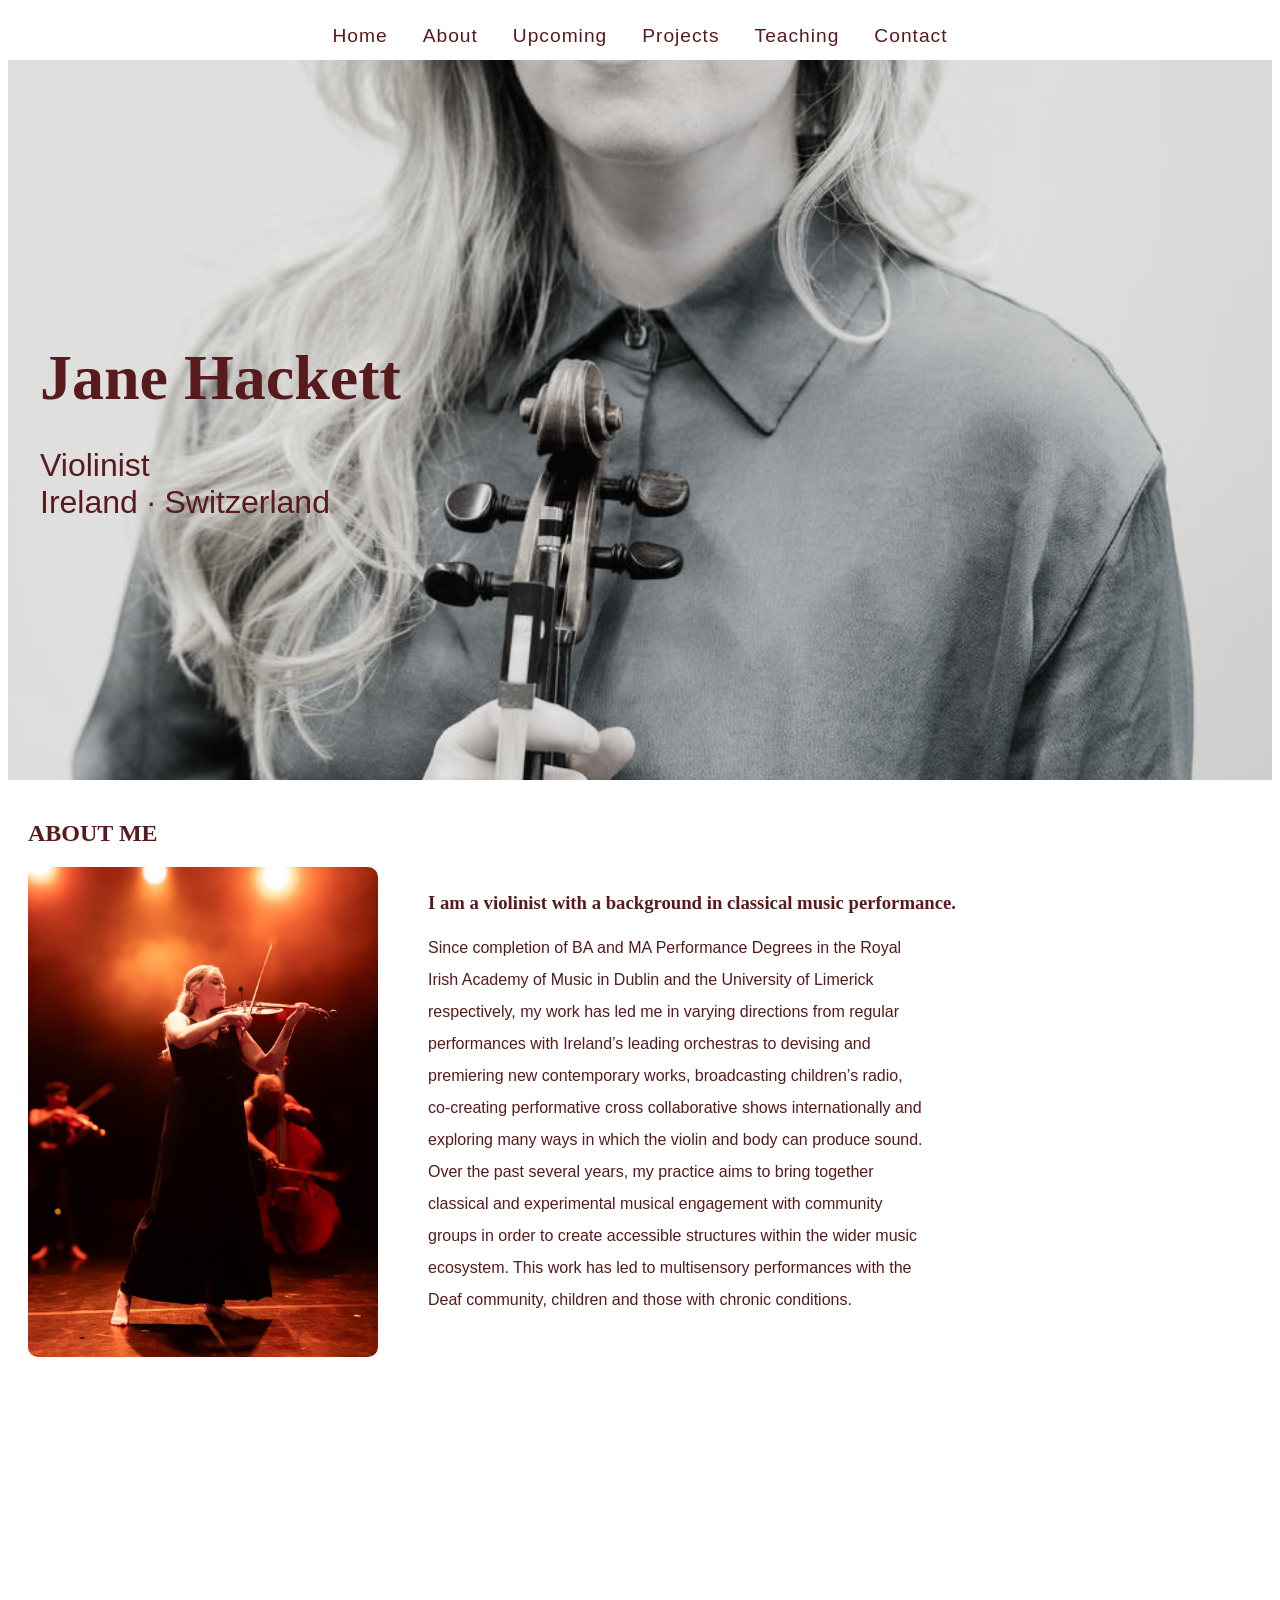
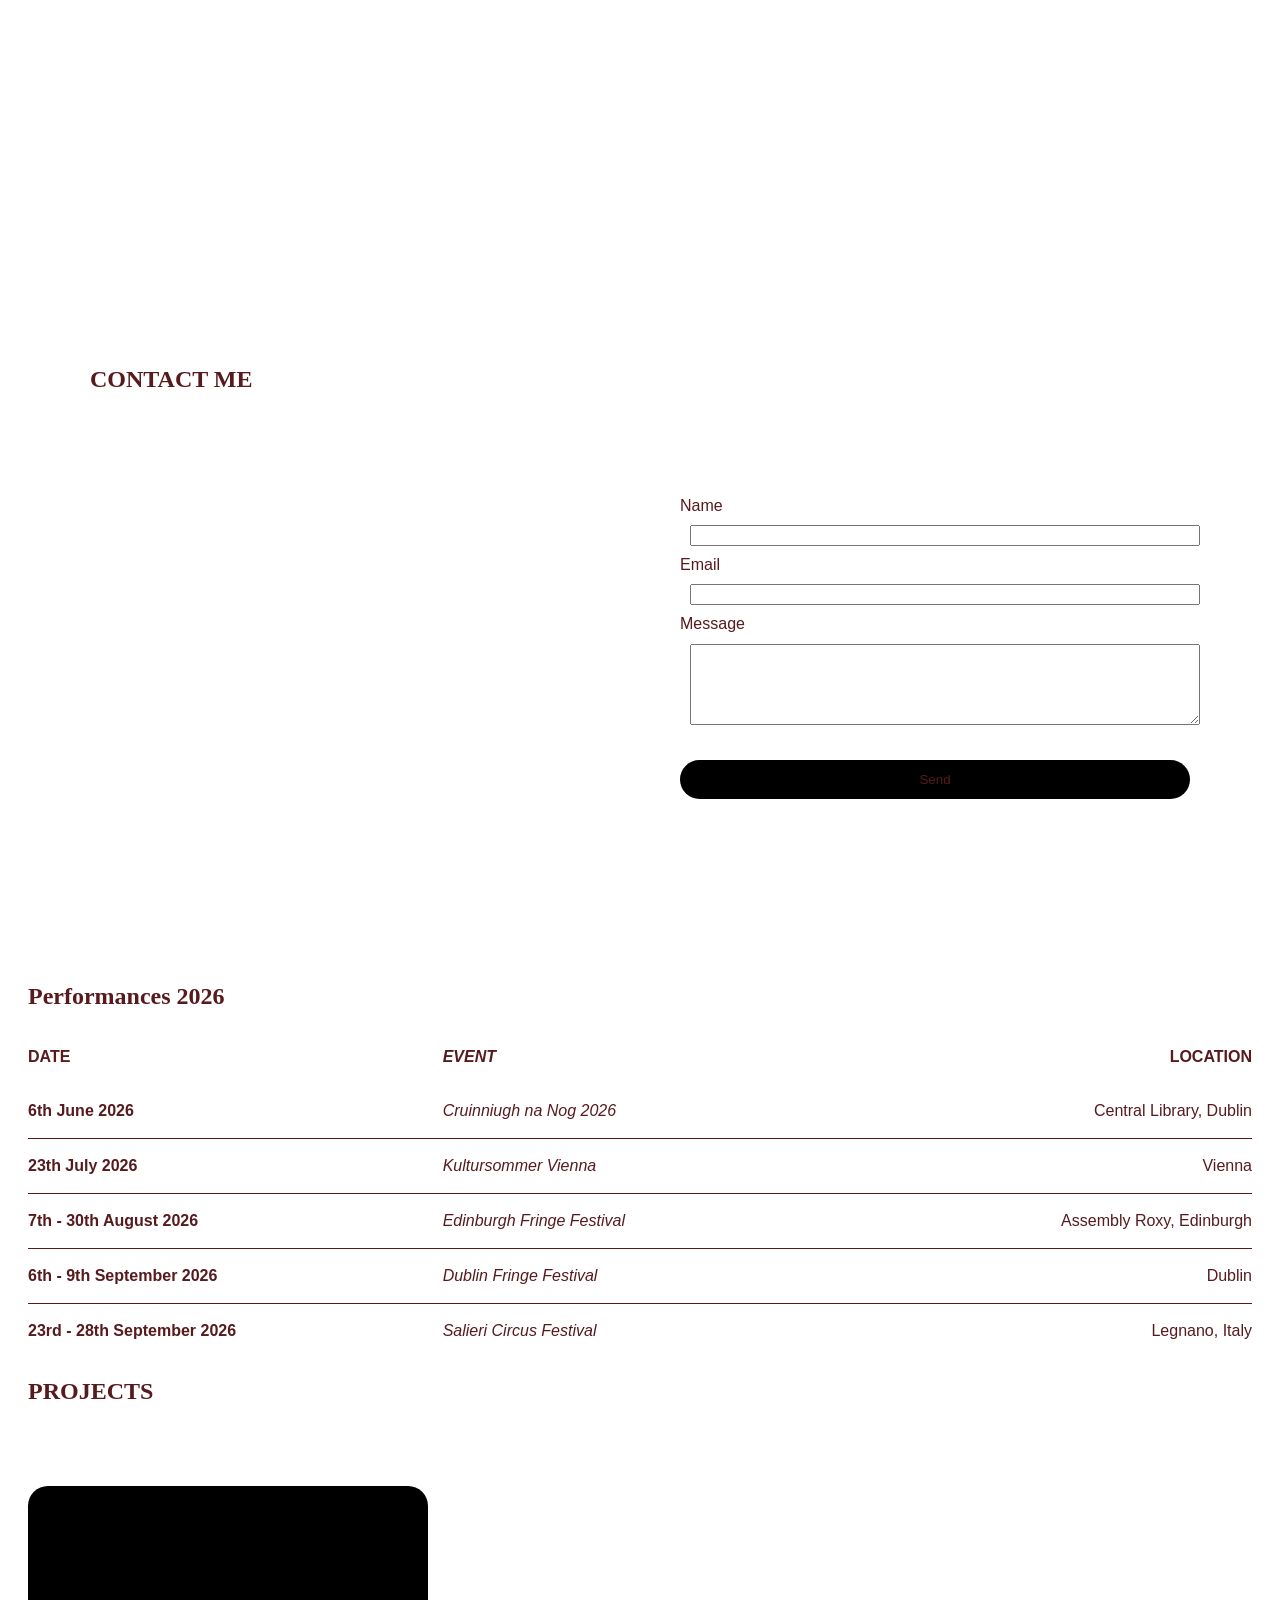
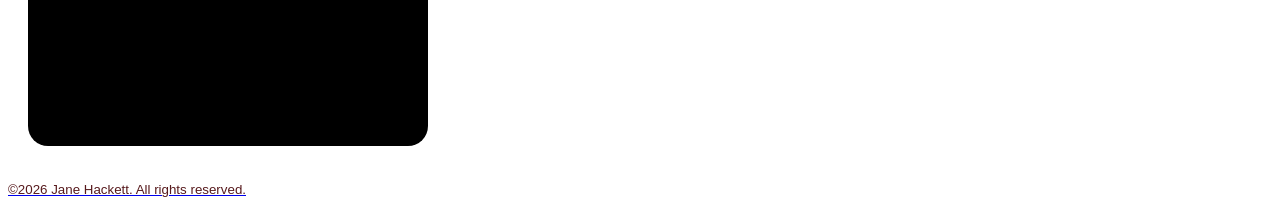
<file: index.html>
<!DOCTYPE html>
<html lang="en">

<head>
    <meta charset="UTF-8">
    <meta name="viewport" content="width=device-width, initial-scale=1.0">
    <title>Jane Hackett, Violinist</title>
    <link rel="stylesheet" href="style.css">
</head>

<body>
    <!--header-->
    <header>
        <section id="home" class="hero">
            <div class="hero-content">
                <nav id="menu">
                    <a href="index.html">Home</a>
                    <a href="about.html">About</a>
                    <a href="performances.html">Upcoming</a>
                    <a href="projects.html">Projects</a>
                    <a href="teaching.html">Teaching</a>
                    <a href="contact-section.html">Contact</a>
                </nav>
                <div>
                    <h1>Jane Hackett</h1>
                    <p>Violinist <br>
                        Ireland &middot; Switzerland</p>
                </div>
            </div>
        </section>
    </header>

    <main>
        <!--About section-->
        <!-- About section -->
        <section id="about">

            <h2>ABOUT ME</h2>

            <div class="about-content">

                <div class="about-top">

                    <img src="photos/Freestyle_Edfringe_4.JPG" class="headshot reveal-left" alt="Jane Edfringe"
                        fetchpriority="high">

                    <div class="about-text">

                        <h3>I am a violinist with a background in classical music performance.</h3>

                        <p>
                            Since completion of BA and MA Performance Degrees in the Royal Irish Academy
                            of Music in Dublin and the University of Limerick respectively, my work has
                            led me in varying directions from regular performances with Ireland’s leading
                            orchestras to devising and premiering new contemporary works, broadcasting
                            children’s radio, co-creating performative cross collaborative shows
                            internationally and exploring many ways in which the violin and body can
                            produce sound.

                            Over the past several years, my practice aims to bring together classical
                            and experimental musical engagement with community groups in order to create
                            accessible structures within the wider music ecosystem. This work has led to
                            multisensory performances with the Deaf community, children and those with
                            chronic conditions.
                        </p>

                    </div>

                </div>

                <div class="about-video">

                    <iframe width="560" height="315" src="https://www.youtube.com/embed/KhhPTrQ1i-Q?autoplay=1&mute=1"
                        title="Jane Hackett - John Buckley" frameborder="0"
                        allow="accelerometer; autoplay; clipboard-write; encrypted-media; gyroscope; picture-in-picture; web-share"
                        referrerpolicy="strict-origin-when-cross-origin" allowfullscreen>
                    </iframe>

                </div>

            </div>

        </section>
        <!--Contact section-->
        <section id="contact-section">
            <h2>CONTACT ME</h2>
            <div class="photo-content">
                <div class="photo-area">
                    <img src="photos/Photo_Sanda.webp" class="headshot reveal-left" alt="Jane headshot">
                </div>

                <div class="form-area">

                    <form action="https://formsubmit.co/janehackett20@gmail.com" method="POST">

                        <label for="name">Name</label>
                        <input type="text" id="name" name="name" required>

                        <label for="email">Email</label>
                        <input type="email" id="email" name="email" required>

                        <label for="message">Message</label>
                        <textarea id="message" name="message" rows="5" required></textarea>

                        <button type="submit">Send</button>

                    </form>
                </div>
            </div>

        </section>
        <!--Performances section-->
        <section id="performances">

            <h2>Performances 2026</h2>

            <div class="event-title">
                <span class="date">DATE</span>
                <span class="title">EVENT</span>
                <span class="venue">LOCATION</span>
            </div>

            <div class="event">
                <span class="date">6th June 2026</span>
                <span class="title">Cruinniugh na Nog 2026</span>
                <span class="venue">Central Library, Dublin</span>
            </div>

            <div class="event">
                <span class="date">23th July 2026</span>
                <span class="title">Kultursommer Vienna</span>
                <span class="venue">Vienna</span>
            </div>

            <div class="event">
                <span class="date">7th - 30th August 2026</span>
                <span class="title">Edinburgh Fringe Festival</span>
                <span class="venue">Assembly Roxy, Edinburgh</span>
            </div>

            <div class="event">
                <span class="date">6th - 9th September 2026</span>
                <span class="title">Dublin Fringe Festival</span>
                <span class="venue">Dublin</span>
            </div>

            <div class="event">
                <span class="date">23rd - 28th September 2026</span>
                <span class="title">Salieri Circus Festival</span>
                <span class="venue">Legnano, Italy</span>
            </div>
        </section>

        <!--Projects section-->
        <section id="projects">
            <h2>PROJECTS</h2>
            <div class="projects">
                <button>
                    <a href="projects.html">
                        <img src="photos/Freestyle_Edfringe_3.JPG" class="headshot reveal-left" alt="Jane headshot"
                            fetchpriority="high">
                </button>
                <p>
                </p>
            </div>
        </section>
    </main>


    <footer>&copy;2026 Jane Hackett. All rights reserved.</footer>
    <script src="main.js"></script>
</body>

</html>
</file>
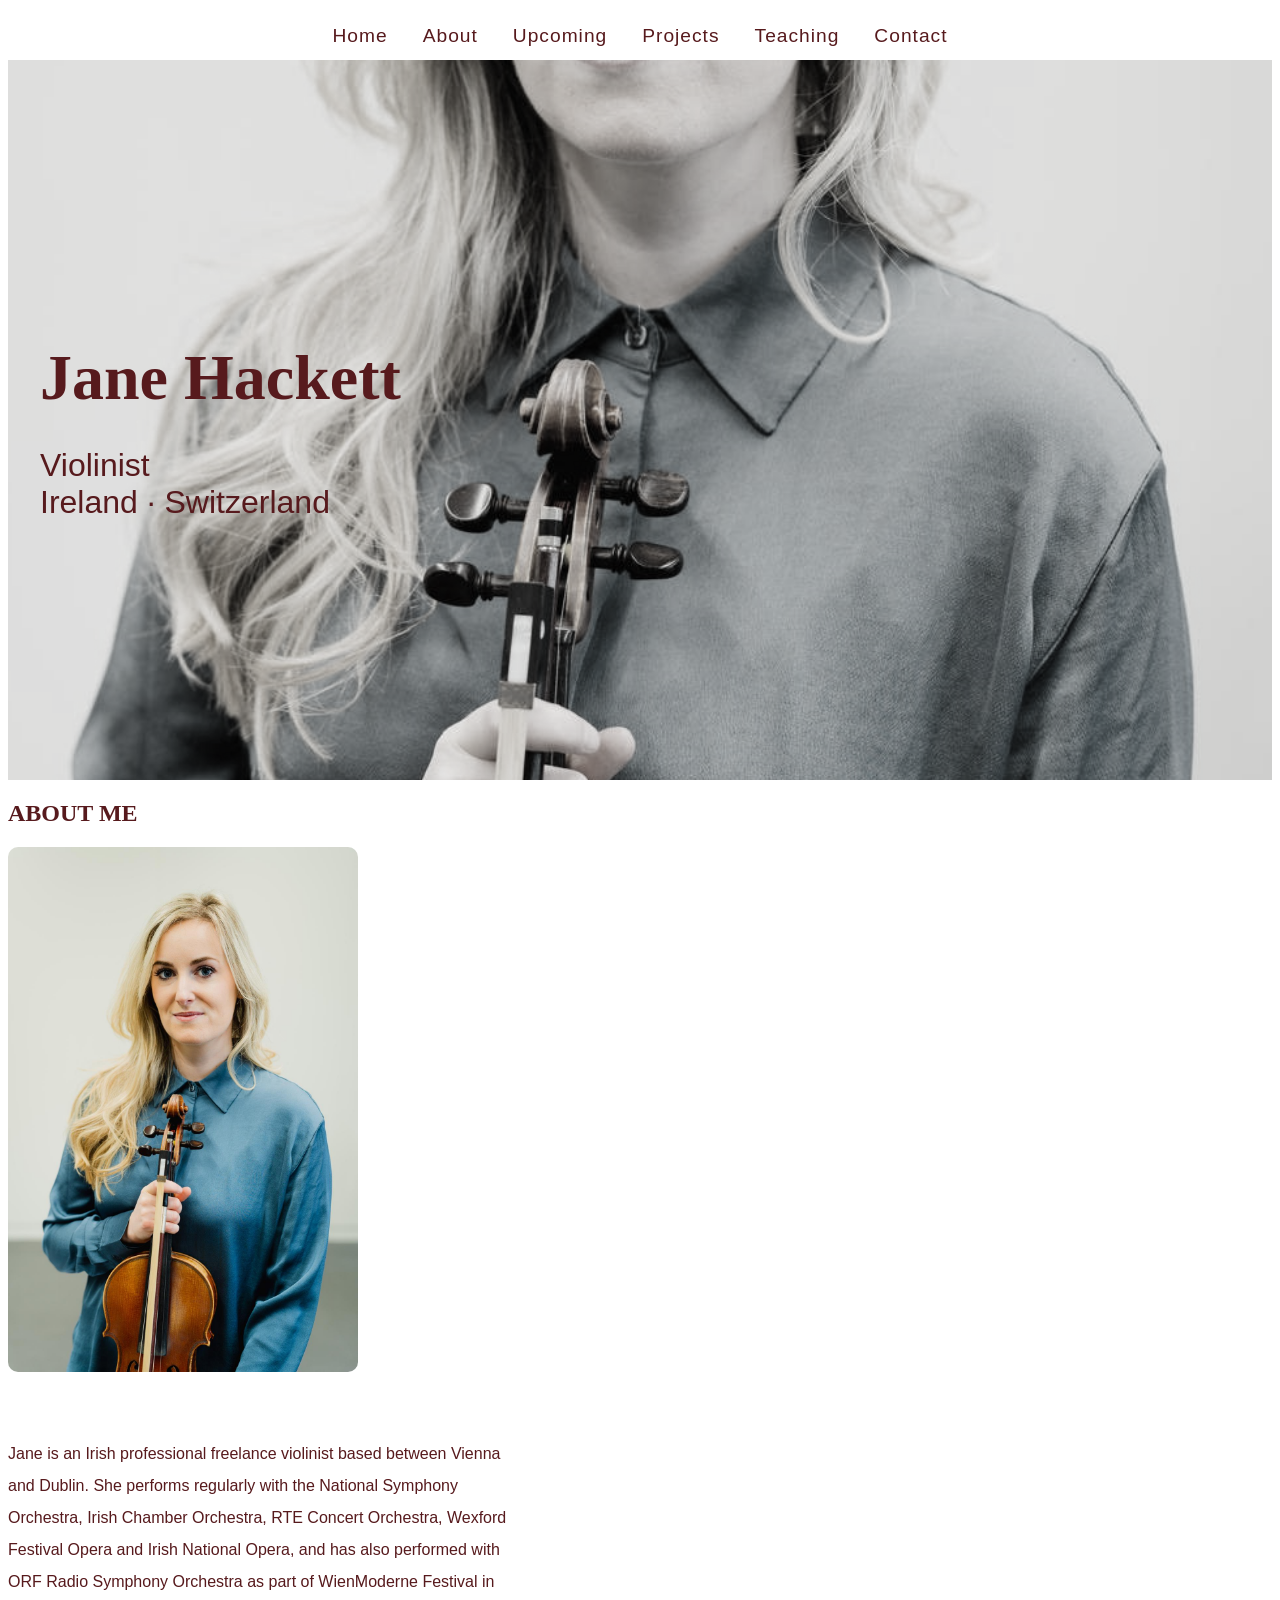
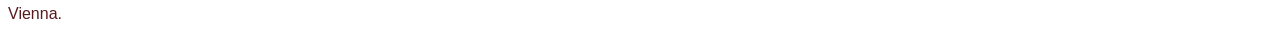
<file: about.html>
<!DOCTYPE html>
<html lang="en">

<head>
    <meta charset="UTF-8">
    <meta name="viewport" content="width=device-width, initial-scale=1.0">
    <title>Jane Hackett, Violinist</title>
    <link rel="stylesheet" href="style.css">
</head>

<body>
        <!--header-->
    <header>
        <section id="home" class="hero">
            <div class="hero-content">
                <nav id="menu">
                    <a href="index.html">Home</a>
                    <a href="about.html">About</a>
                    <a href="performances.html">Upcoming</a>
                    <a href="projects.html">Projects</a>
                    <a href="teaching.html">Teaching</a>
                    <a href="contact-section.html">Contact</a>
                </nav>
                <div>
                    <h1>Jane Hackett</h1>
                    <p>Violinist <br>
                        Ireland &middot; Switzerland</p>
                </div>
            </div>
        </section>
    </header>
      <!--About section-->
        <section id="about">
            <h2>ABOUT ME</h2>
            <div class="about-content">
                <img src="photos/Jane_Leoniephotos.jpg" class="headshot" alt="Jane headshot" fetchpriority="high">
                <p>Jane is an Irish professional freelance violinist based between Vienna and Dublin. She performs
                    regularly
                    with the National Symphony Orchestra, Irish Chamber Orchestra, RTE Concert Orchestra, Wexford
                    Festival
                    Opera and Irish National Opera, and has also performed with ORF Radio Symphony Orchestra as part of
                    WienModerne Festival in Vienna.
                </p>
            </div>
        </section>
</file>
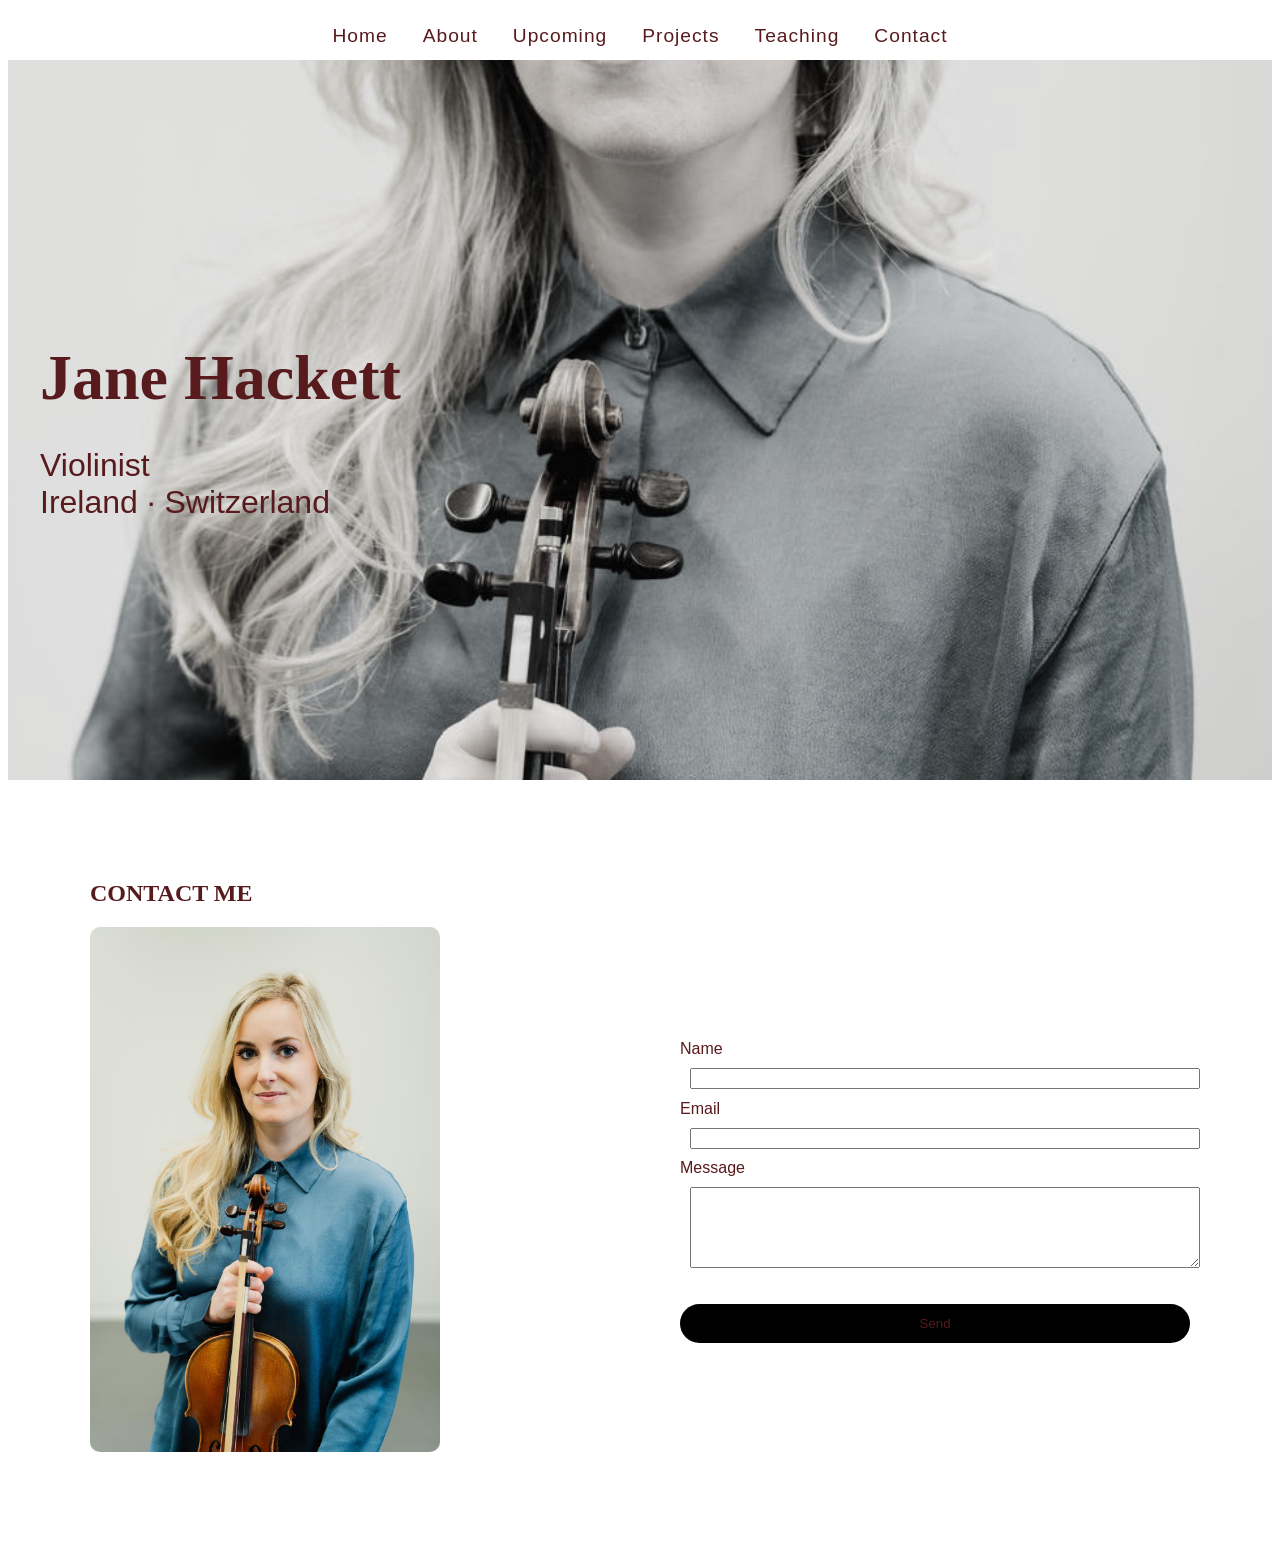
<file: contact-section.html>
<!DOCTYPE html>
<html lang="en">

<head>
    <meta charset="UTF-8">
    <meta name="viewport" content="width=device-width, initial-scale=1.0">
    <title>Jane Hackett, Violinist</title>
    <link rel="stylesheet" href="style.css">
</head>

<body>
       <!--header-->
    <header>
        <section id="home" class="hero">
            <div class="hero-content">
                <nav id="menu">
                    <a href="index.html">Home</a>
                    <a href="about.html">About</a>
                    <a href="performances.html">Upcoming</a>
                    <a href="projects.html">Projects</a>
                    <a href="teaching.html">Teaching</a>
                    <a href="contact-section.html">Contact</a>
                </nav>
                <div>
                    <h1>Jane Hackett</h1>
                    <p>Violinist <br>
                        Ireland &middot; Switzerland</p>
                </div>
            </div>
        </section>
    </header>
    <!--Contact section-->
        <section id="contact-section">
            <h2>CONTACT ME</h2>
            <div class="photo-content">
                <div class="photo-area">
                    <img src="photos/Jane_Leoniephotos.jpg" class="headshot" alt="Jane headshot">
                </div>

                    <div class="form-area">

                        <form action="https://formsubmit.co/janehackett20@gmail.com" method="POST">

                            <label for="name">Name</label>
                            <input type="text" id="name" name="name" required>

                            <label for="email">Email</label>
                            <input type="email" id="email" name="email" required>

                            <label for="message">Message</label>
                            <textarea id="message" name="message" rows="5" required></textarea>

                            <button type="submit">Send</button>

                        </form>
                    </div>
                </div>

        </section>
</file>
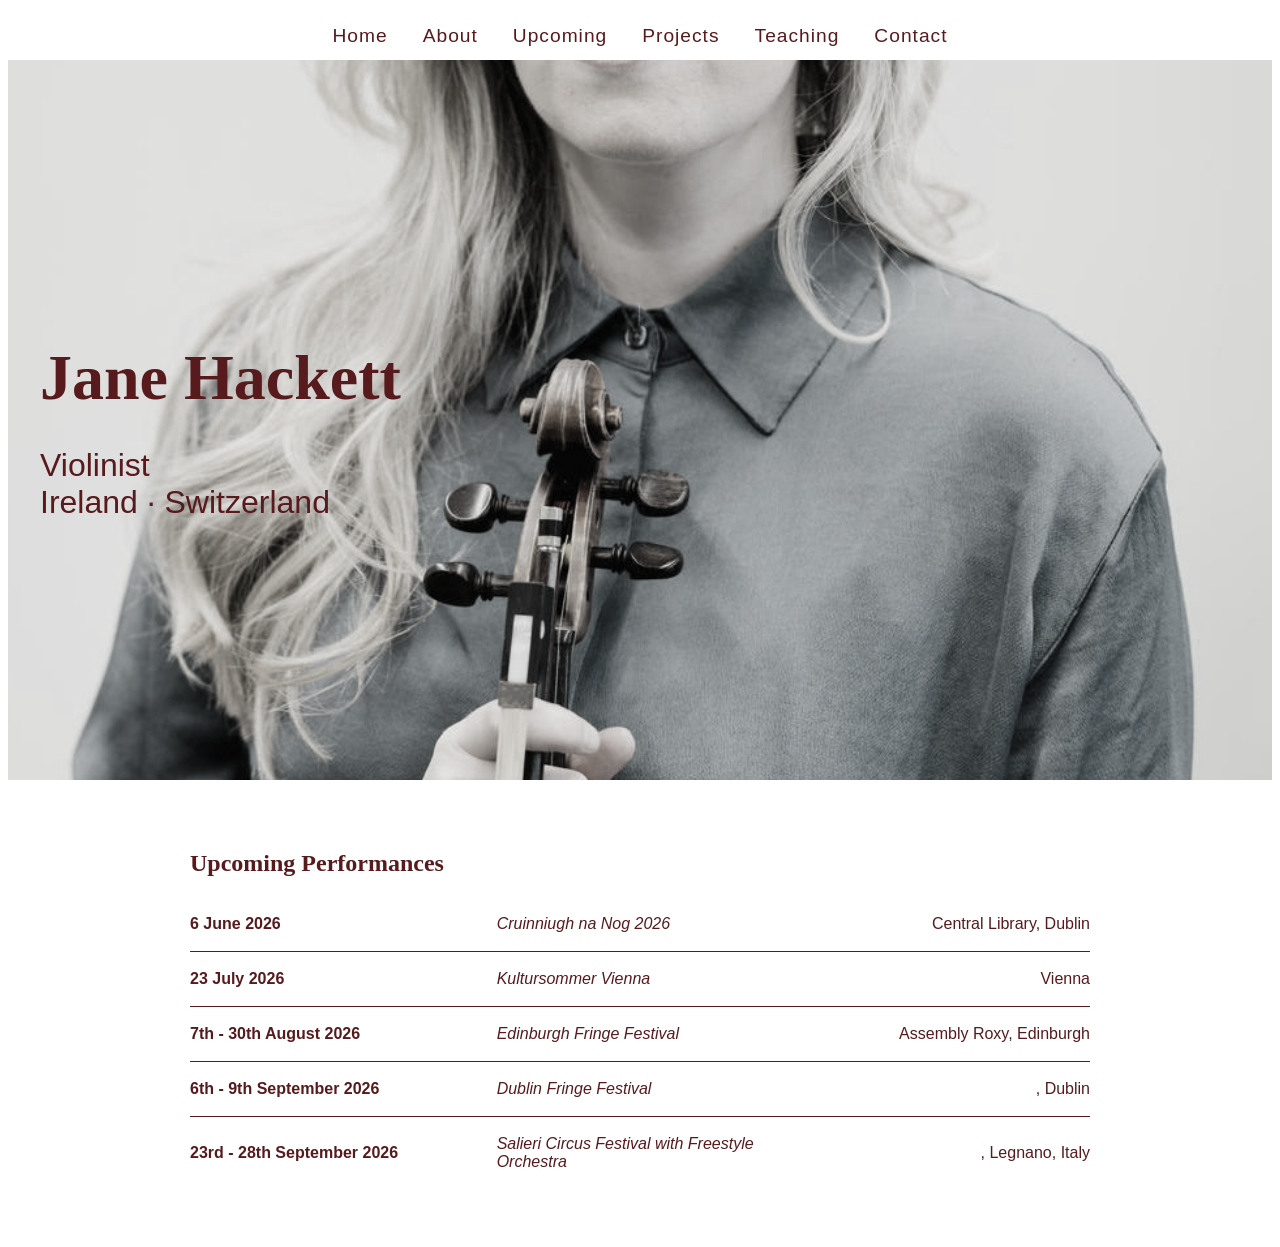
<file: performances.html>
<!--Upcoming section-->
<!DOCTYPE html>
<html lang="en">

<head>
    <meta charset="UTF-8">
    <meta name="viewport" content="width=device-width, initial-scale=1.0">
    <title>Jane Hackett, Violinist</title>
    <link rel="stylesheet" href="style.css">
</head>

<body>
       <!--header-->
    <header>
        <section id="home" class="hero">
            <div class="hero-content">
                <nav id="menu">
                    <a href="index.html">Home</a>
                    <a href="about.html">About</a>
                    <a href="performances.html">Upcoming</a>
                    <a href="projects.html">Projects</a>
                    <a href="teaching.html">Teaching</a>
                    <a href="contact-section.html">Contact</a>
                </nav>
                <div>
                    <h1>Jane Hackett</h1>
                    <p>Violinist <br>
                        Ireland &middot; Switzerland</p>
                </div>
            </div>
        </section>
    </header>
            
<section id="upcoming">

            <h2>Upcoming Performances</h2>

            <div class="event">
                <span class="date">6 June 2026</span>
                <span class="title">Cruinniugh na Nog 2026</span>
                <span class="venue">Central Library, Dublin</span>
            </div>

            <div class="event">
                <span class="date">23 July 2026</span>
                <span class="title">Kultursommer Vienna</span>
                <span class="venue">Vienna</span>
            </div>

            <div class="event">
                <span class="date">7th - 30th August 2026</span>
                <span class="title">Edinburgh Fringe Festival</span>
                <span class="venue">Assembly Roxy, Edinburgh</span>
            </div>

            <div class="event">
                <span class="date">6th - 9th September 2026</span>
                <span class="title">Dublin Fringe Festival</span>
                <span class="venue">, Dublin</span>
            </div>

             <div class="event">
                <span class="date">23rd - 28th September 2026</span>
                <span class="title">Salieri Circus Festival with Freestyle Orchestra</span>
                <span class="venue">, Legnano, Italy</span>
            </div>
        </section>
</file>
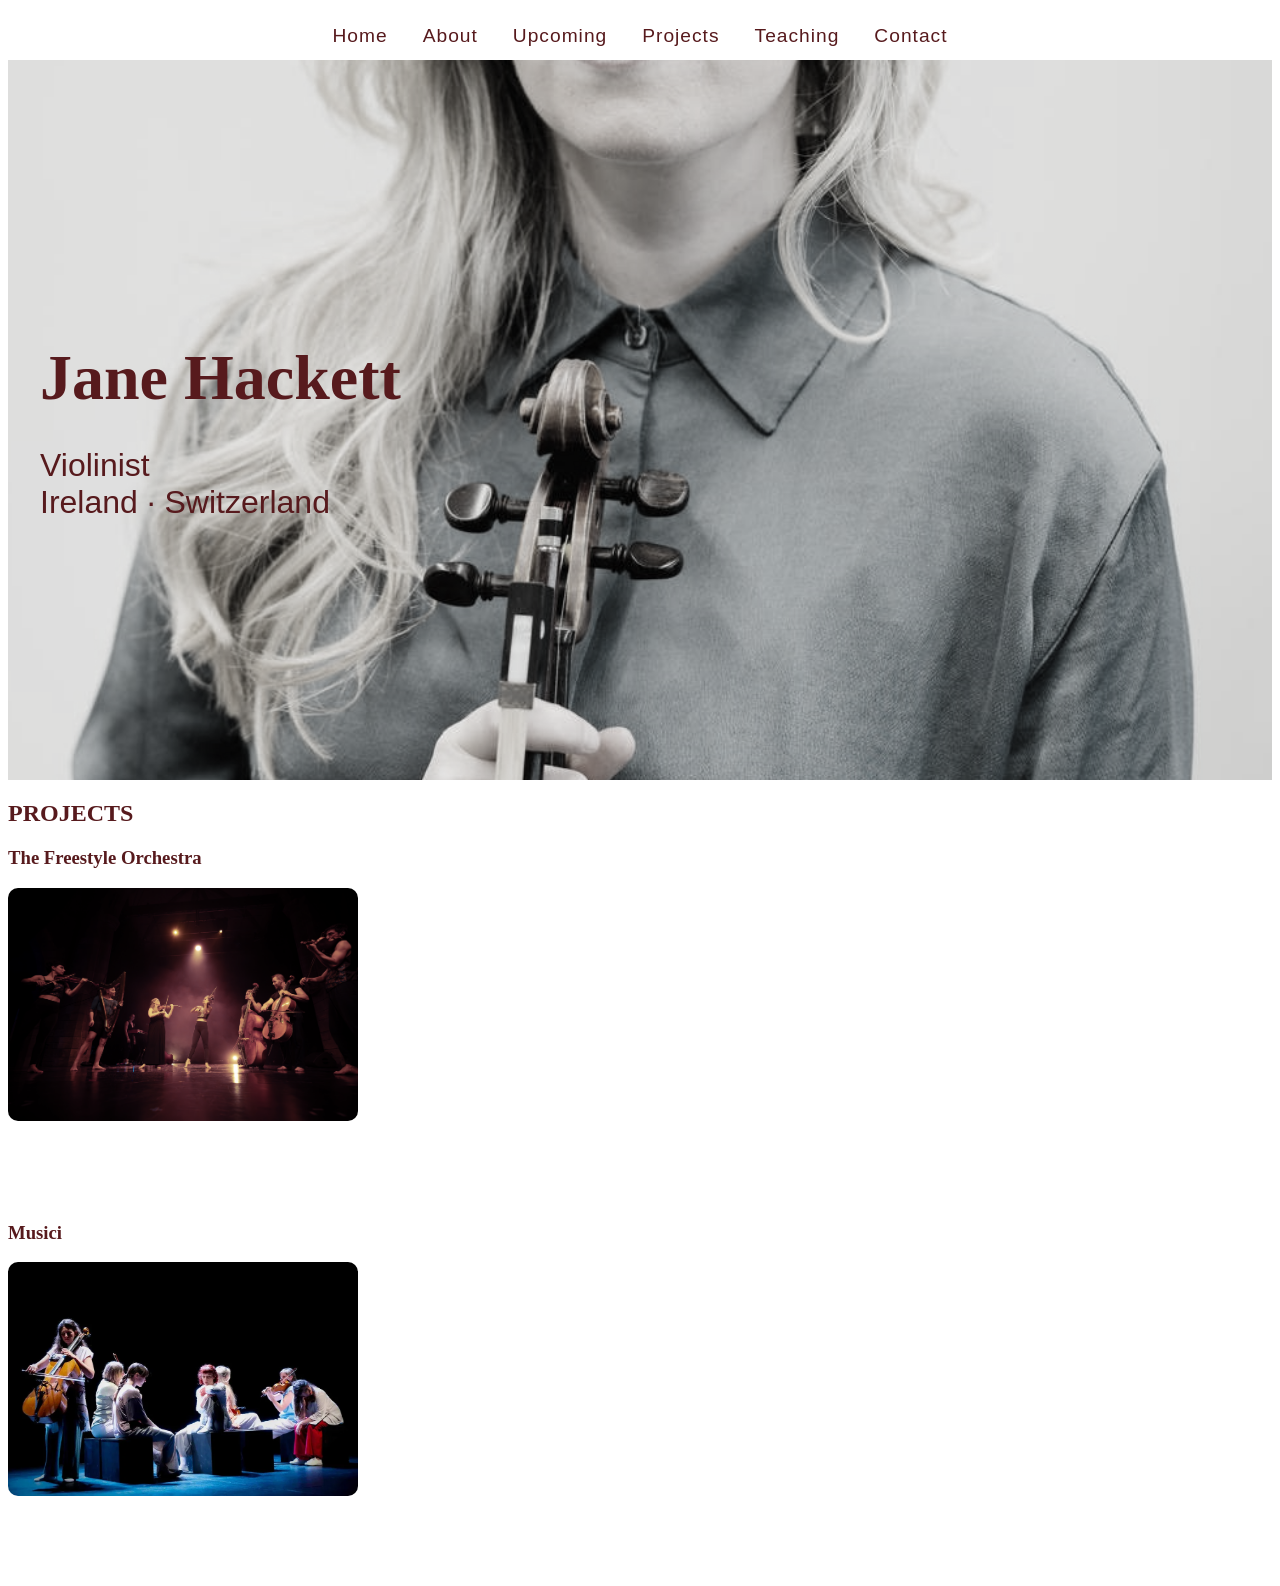
<file: projects.html>
<!DOCTYPE html>
<html lang="en">

<head>
    <meta charset="UTF-8">
    <meta name="viewport" content="width=device-width, initial-scale=1.0">
    <title>Jane Hackett, Violinist</title>
    <link rel="stylesheet" href="style.css">
</head>

<body>
        <!--header-->
    <header>
        <section id="home" class="hero">
            <div class="hero-content">
                <nav id="menu">
                    <a href="index.html">Home</a>
                    <a href="about.html">About</a>
                    <a href="performances.html">Upcoming</a>
                    <a href="projects.html">Projects</a>
                    <a href="teaching.html">Teaching</a>
                    <a href="contact-section.html">Contact</a>
                </nav>
                <div>
                    <h1>Jane Hackett</h1>
                    <p>Violinist <br>
                        Ireland &middot; Switzerland</p>
                </div>
            </div>
        </section>
    </header>
    <!--Projects section-->
        <section id="projects">
            <h2>PROJECTS</h2>
            <h3>The Freestyle Orchestra</h3>
            <div class="about-content">
                <img src="photos/Freestyle_Edfringe_3.JPG" class="headshot" alt="Freestyle Orchestra performance" fetchpriority="high">
                <p>
                </p>
            </div>
                <h3>Musici</h3>
            <div class="about-content">
                <img src="photos/musici+photo+2.webp" class="headshot" alt="Musici performance" fetchpriority="high">
                <p>
                </p>
            </div>
        </section>
</file>
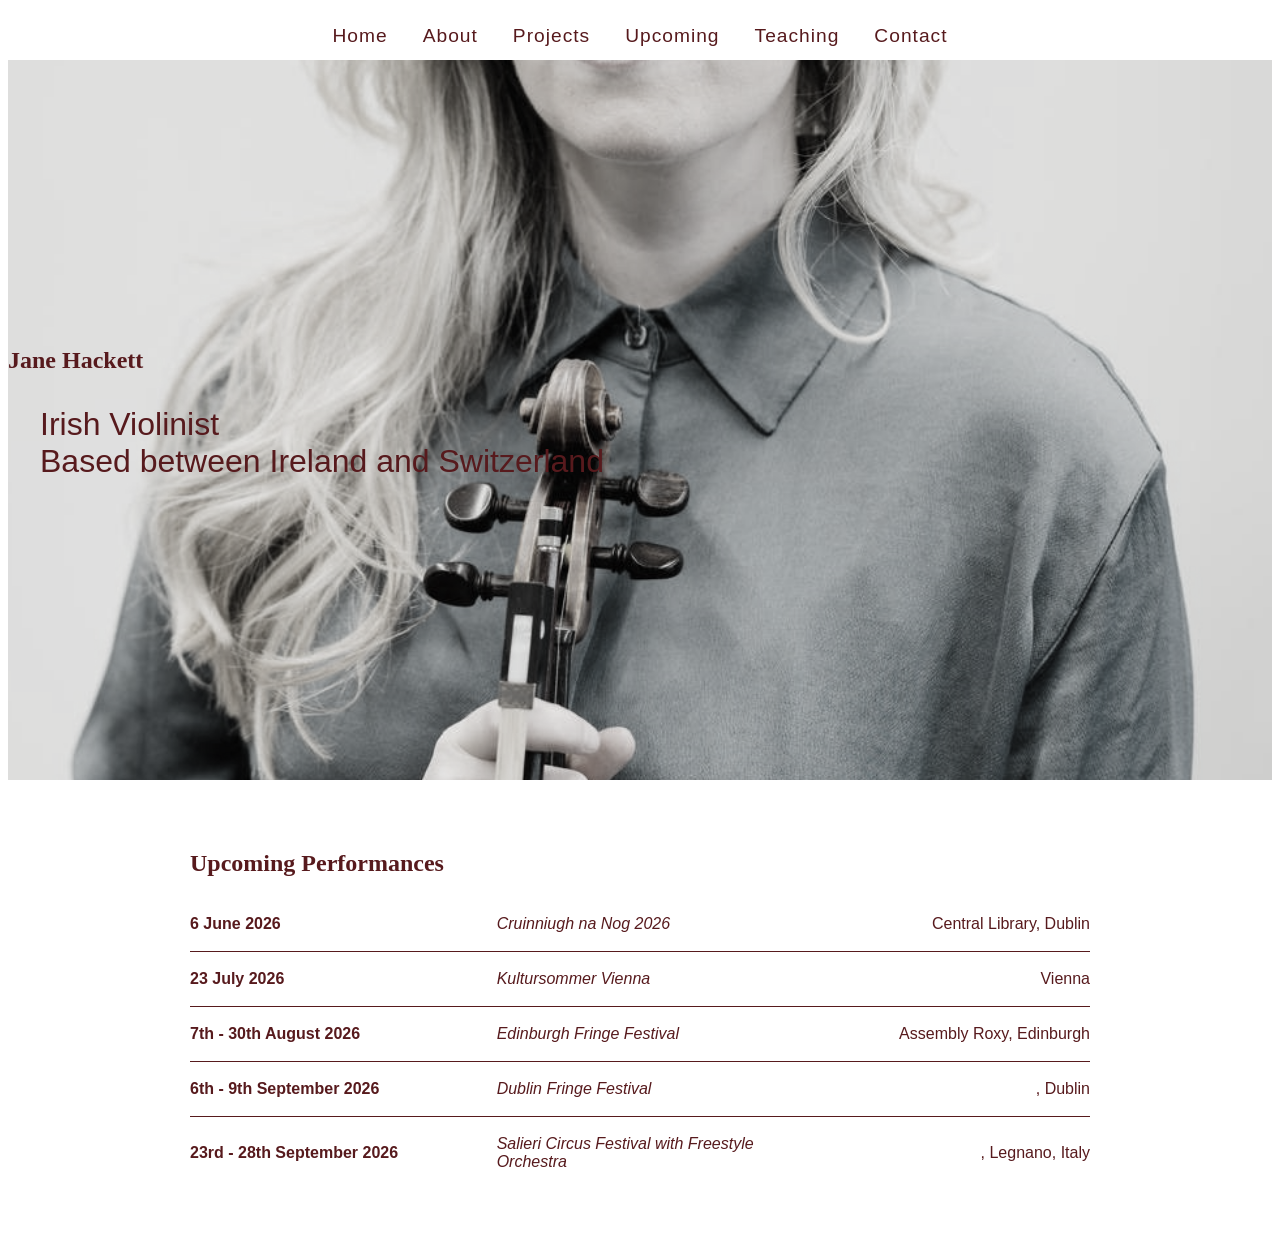
<file: upcoming.html>
<!--Upcoming section-->
<!DOCTYPE html>
<html lang="en">

<head>
    <meta charset="UTF-8">
    <meta name="viewport" content="width=device-width, initial-scale=1.0">
    <title>Jane Hackett, Violinist</title>
    <link rel="stylesheet" href="style.css">
</head>

<body>
    <!--header-->
    <header>
    <section id="home" class="hero">
        <div class="hero-content">
        <nav id="menu">
            <a href="#home">Home</a>
            <a href="#about">About</a>
            <a href="#projects">Projects</a>
            <a href="#upcoming">Upcoming</a>
            <a href="#teaching">Teaching</a>
            <a href="#contact-section">Contact</a>
        </nav>
        <div>
            <h2>Jane Hackett</h2>
            <p>Irish Violinist <br>
            Based between Ireland and Switzerland</p>
        </div>
        </div>
    </section>
    </header>
            
<section id="upcoming">

            <h2>Upcoming Performances</h2>

            <div class="event">
                <span class="date">6 June 2026</span>
                <span class="title">Cruinniugh na Nog 2026</span>
                <span class="venue">Central Library, Dublin</span>
            </div>

            <div class="event">
                <span class="date">23 July 2026</span>
                <span class="title">Kultursommer Vienna</span>
                <span class="venue">Vienna</span>
            </div>

            <div class="event">
                <span class="date">7th - 30th August 2026</span>
                <span class="title">Edinburgh Fringe Festival</span>
                <span class="venue">Assembly Roxy, Edinburgh</span>
            </div>

            <div class="event">
                <span class="date">6th - 9th September 2026</span>
                <span class="title">Dublin Fringe Festival</span>
                <span class="venue">, Dublin</span>
            </div>

             <div class="event">
                <span class="date">23rd - 28th September 2026</span>
                <span class="title">Salieri Circus Festival with Freestyle Orchestra</span>
                <span class="venue">, Legnano, Italy</span>
            </div>
        </section>
</file>
<file: style.css>
body {
    background-color: 242,240,239;
    font-family: 'poppins', sans-serif;
}

h1,
h2,
h3 {
    font-family: "Nanum Myeongjo", serif;
    color:rgb(87, 26, 29);
}

h1 {
    padding-left: 2rem;
    color:rgb(87, 26, 29);
}

p {
    font-family: 'poppins', sans-serif;
    color:rgb(87, 26, 29);

}

header {
    position: relative;
    width: 100%;
    color:rgb(87, 26, 29);
}

nav {
    position: fixed;
    top: 0;
    left: 0;
    width: 100%;
    box-sizing: border-box;
    display: flex;
    justify-content: center;
    gap: 35px;
    padding: 25px 0;

    background: transparent;
    transition: background-color 0.4s ease,
        padding 0.4s ease;

    z-index: 1000;
}

nav a {
    color:rgb(87, 26, 29);
    font-family: 'poppins', sans-serif;
    text-decoration: none;
    font-size: 1.2rem;
    letter-spacing: 1px;
    transition: opacity 0.3s;
}

nav a:hover {
    opacity: 0.7;
}

nav.scrolled {
    background: rgba(155, 151, 151, 0.65);
    backdrop-filter: blur(8px);
    -webkit-backdrop-filter: blur(8px);
}

.hero {
    width: 100%;
    min-height: 80vh;
    margin-top: 60px;
    position: relative;
    display: flex;
    align-items: center;
    overflow: hidden;
}

.hero::before {
    content: "";
    position: absolute;
    inset: 0;
    background-image: url("photos/Jane_Leoniephotos.jpg") ;
    background-size: 110% auto;
    background-position: 80% center;
    filter: grayscale(90%);
    z-index: 0;
}

.hero-content {
    position: relative;
    z-index: 1;
}

.hero-content h1 {
    font-size: 4rem;
    margin-bottom: 0.5rem;
    color:rgb(87, 26, 29);
}

.hero-content p {
    font-size: 2rem;
    margin-left: 2rem;
    color: rgb(87, 26, 29);
}

main {
    padding: 20px;
}

.about-content {
    display: flex;
    flex-direction: column;
    gap: 50px;
}

.about-top {
    display: flex;
    align-items: center;
    gap: 50px;
}

.about-text {
    flex: 1;
}

.about-text h3 {
    margin-top: 0;
}

#about p {
    max-width: 500px;
    line-height: 2;
}

.about-video {
    width: 100%;
    display: flex;
    justify-content: center;
}

.about-video iframe {
    width: 815px;
    max-width: 100%;
    aspect-ratio: 16 / 9;
    height: auto;
}

#about p {
    max-width: 500px;
    line-height: 2;
}

.headshot {
    width: 350px;
    border-radius: 10px;
}

#contact-section {
    max-width: 1100px;
    margin: 0 auto;
    padding: 80px 20px;
}

#contact h2 {
    margin-bottom: 40px;
}

.photo-content {
    display: flex;
    align-items: center;
    gap: 80px;
}

.photo-area,
.form-area {
    flex: 1;
}

.form-area {
    max-width: 600px;
    
}

form {
    display: flex;
    flex-direction: column;
    color:rgb(87, 26, 29);
}

input,
textarea {
    width: 100%;
    box-sizing: border-box;
    margin: 2%;
}

button {
    padding: 12px 25px;
    margin-top: 5%;
    border: none;
    background: black;
    color:rgb(87, 26, 29);
    cursor: pointer;
    border-radius: 20px;
}

#upcoming {
    max-width: 900px;
    margin: 0 auto;
    padding: 50px 40px;
}

.event-title {
    display: grid;
    font-weight: bold;
    color:rgb(87, 26, 29);
    grid-template-columns: 1fr 1fr 1fr;
    gap: 20px;
    align-items: center;
    padding: 18px 0;
}

.event {
    display: grid;
    color:rgb(87, 26, 29);
    grid-template-columns: 1fr 1fr 1fr;
    gap: 20px;
    align-items: center;
    padding: 18px 0;
}

.event:not(:last-child) {
    border-bottom: 1px solid rgb(87, 26, 29);
}

.date {
    font-weight: bold;
    white-space: nowrap;
}

.title {
    font-style: italic;
}

.venue {
    text-align: right;
    white-space: nowrap;
}

footer {
    color:rgb(87, 26, 29);
    font-size: smaller;
}

/* animations */

.reveal-left,
.reveal-right {
    opacity: 0;
    transition: opacity 0.8s ease, transform 0.8s ease;
}

.reveal-left {
    transform: translateX(-100px);
}

.reveal-right {
    transform: translateX(100px);
}

.reveal-left.visible,
.reveal-right.visible {
    opacity: 1;
    transform: translateX(0);
}

/* responsive design on smaller screens */
@media (max-width: 768px) {

    nav {
        gap: 15px;
        padding: 15px;
    }

    nav a {
        font-size: 14px;
    }

    .hero::before {
        background-position: 20% center;
    }

    .about-content,
    .photo-content {
        flex-direction: column;
        gap: 40px;
    }

    .headshot {
        width: 100%;
        max-width: 350px;
    }

    .event {
        grid-template-columns: 1fr;
        gap: 8px;
    }

    .venue {
        text-align: left;
    }
}
</file>
